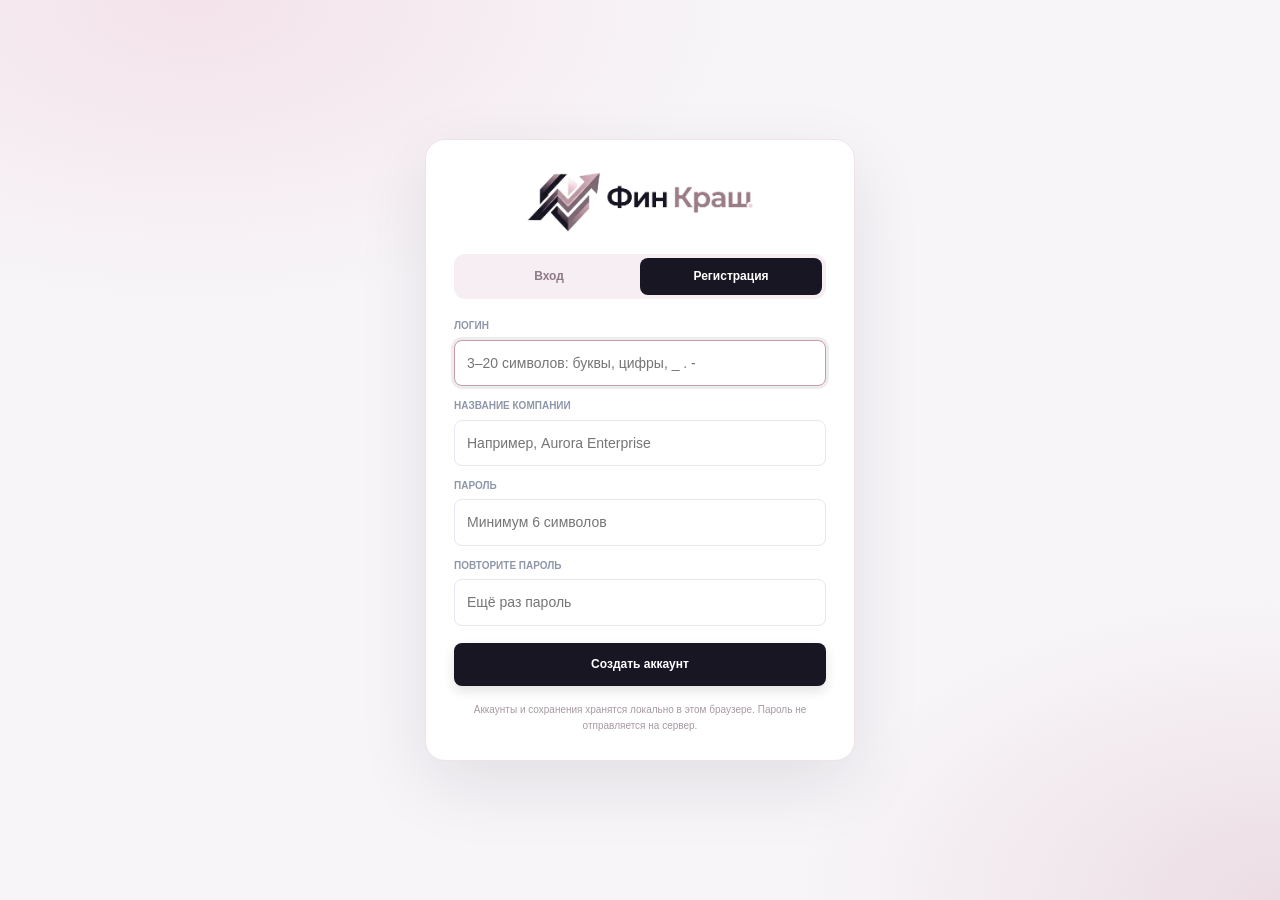
<file: index.html>
<!doctype html>
<html lang="ru">
<head>
  <meta charset="utf-8">
  <meta name="viewport" content="width=device-width,initial-scale=1">
  <title>ФинCrash — экономическая стратегия</title>
  <link rel="icon" type="image/x-icon" href="assets/favicon.ico?v=5">
  <link rel="icon" type="image/png" sizes="32x32" href="assets/favicon-32.png?v=5">
  <link rel="icon" type="image/png" sizes="192x192" href="assets/favicon.png?v=5">
  <meta name="theme-color" content="#181623">
  <meta name="description" content="ФинCrash — экономический симулятор: производство, рынок, контракты и развитие вашей компании.">
  <link rel="apple-touch-icon" sizes="180x180" href="assets/apple-touch-icon.png?v=5">
  <meta property="og:type" content="website">
  <meta property="og:title" content="ФинCrash — экономический симулятор">
  <meta property="og:description" content="Создайте компанию, наладьте производство и обгоните рынок.">
  <meta property="og:image" content="https://tolya-love.github.io/fincrash/assets/og.png?v=6">
  <meta property="og:image:width" content="1200"><meta property="og:image:height" content="630">
  <meta name="twitter:card" content="summary_large_image">
  <meta name="twitter:image" content="https://tolya-love.github.io/fincrash/assets/og.png?v=6">
  <link rel="stylesheet" href="styles.css?v=6">
</head>
<body>
  <div class="auth-screen" id="authScreen">
    <div class="auth-card">
      <img class="auth-logo" src="assets/logo.png" alt="ФинCrash">
      <div class="auth-tabs"><button type="button" class="active" data-auth-tab="login">Вход</button><button type="button" data-auth-tab="register">Регистрация</button></div>
      <form class="auth-form" id="loginForm" autocomplete="on" novalidate>
        <div class="field"><label>ЛОГИН</label><input id="loginName" autocomplete="username" maxlength="20" placeholder="Ваш логин"></div>
        <div class="field"><label>ПАРОЛЬ</label><input id="loginPass" type="password" autocomplete="current-password" placeholder="Пароль"></div>
        <div class="auth-error" id="loginError"></div>
        <button class="primary-btn" type="submit">Войти</button>
      </form>
      <form class="auth-form" id="registerForm" autocomplete="on" novalidate hidden>
        <div class="field"><label>ЛОГИН</label><input id="regName" autocomplete="username" maxlength="20" placeholder="3–20 символов: буквы, цифры, _ . -"></div>
        <div class="field"><label>НАЗВАНИЕ КОМПАНИИ</label><input id="regCompany" maxlength="32" placeholder="Например, Aurora Enterprise"></div>
        <div class="field"><label>ПАРОЛЬ</label><input id="regPass" type="password" autocomplete="new-password" placeholder="Минимум 6 символов"></div>
        <div class="field"><label>ПОВТОРИТЕ ПАРОЛЬ</label><input id="regPass2" type="password" autocomplete="new-password" placeholder="Ещё раз пароль"></div>
        <div class="auth-error" id="registerError"></div>
        <button class="primary-btn" type="submit">Создать аккаунт</button>
      </form>
      <p class="auth-note">Аккаунты и сохранения хранятся локально в этом браузере. Пароль не отправляется на сервер.</p>
    </div>
  </div>
  <div class="app-shell" id="appShell" hidden>
    <aside class="sidebar">
      <div class="brand"><img src="assets/logo.png" alt="ФинCrash"></div>
      <button class="company-mini" id="companyMini" title="Открыть профиль" type="button">
        <div class="company-avatar" id="sideAvatar">AE</div>
        <div><b id="sideCompany">Моя компания</b><small id="sideUser">Профиль</small></div>
      </button>
      <nav id="navigation">
        <button class="nav-item active" data-page="overview"><span>◫</span> Обзор</button>
        <button class="nav-item" data-page="rating"><span>★</span> Рейтинг школьников</button>
        <button class="nav-item" data-page="divisions"><span>▦</span> Подразделения</button>
        <button class="nav-item" data-page="production"><span>⚙</span> Производство</button>
        <button class="nav-item" data-page="warehouse"><span>▤</span> Склад</button>
        <button class="nav-item" data-page="market"><span>↗</span> Рынок</button>
        <button class="nav-item" data-page="staff"><span>♙</span> Персонал</button>
        <button class="nav-item" data-page="suppliers"><span>⇄</span> Снабжение</button>
        <button class="nav-item" data-page="logistics"><span>🚚</span> Логистика</button>
        <button class="nav-item" data-page="research"><span>⌘</span> Развитие</button>
        <button class="nav-item" data-page="competitors"><span>♧</span> Конкуренты</button>
        <button class="nav-item" data-page="contracts"><span>▤</span> Контракты</button>
        <button class="nav-item" data-page="finance"><span>₽</span> Финансы</button>
        <button class="nav-item" data-page="profile"><span>☺</span> Профиль</button>
      </nav>
      <div class="sidebar-bottom">
        <div class="turn-card"><small>ИГРОВОЙ ПЕРИОД</small><b id="sideTurn">День 1</b><span id="sideDate">Понедельник</span></div>
        <button class="advance-btn" id="advanceBtn">Завершить период <span>→</span></button>
        <small class="copyright">Самостоятельный учебный симулятор<br>Не связан с Virtonomica</small>
      </div>
    </aside>

    <main class="main">
      <header class="topbar">
        <div><div class="eyebrow" id="breadcrumb">КОМПАНИЯ / ОБЗОР</div><h1 id="pageTitle">Обзор компании</h1></div>
        <div class="top-actions"><div class="period-pill"><span class="live-dot"></span><span id="topTurn">День 1</span></div><button class="icon-btn" id="helpBtn" title="Как играть">?</button><button class="icon-btn" id="logoutBtn" title="Выйти из аккаунта" type="button">⏻</button><button class="user-chip" id="userChip" type="button"><span class="user-avatar" id="userAvatar">CEO</span><span id="userName">Руководитель</span><span>⌄</span></button></div>
      </header>
      <section class="content" id="pageContent"></section>
      <footer>ФинCrash <span>•</span> Экономический симулятор. Все данные аккаунта сохраняются в этом браузере.</footer>
      <div class="mobile-period-bar"><span>Готовы проверить стратегию?</span><button class="advance-btn" id="advanceMobile" type="button">Завершить период →</button></div>
    </main>
  </div>
  <div class="toast" id="toast" role="status"></div>
  <dialog id="helpDialog">
    <div class="dialog-head"><div><div class="eyebrow">БЫСТРЫЙ СТАРТ</div><h2>Как играть</h2></div><button class="icon-btn" id="closeHelp">×</button></div>
    <div class="help-content">
      <p><b>1. Производите.</b> На странице «Производство» запускайте выпуск доступных товаров. Для выпуска нужны сырьё и деньги.</p>
      <p><b>2. Продавайте.</b> На рынке задавайте цену и количество товара для продажи. Спрос меняется каждый игровой период.</p>
      <p><b>3. Развивайте компанию.</b> Нанимайте сотрудников, улучшайте производительность и открывайте новые подразделения.</p>
      <p><b>4. Настройте профиль.</b> В разделе «Профиль» можно сменить название своей компании и пароль, а также выйти из аккаунта.</p>
      <p><b>5. Завершайте период.</b> Нажмите «Завершить период»: рынок обработает продажи, начислит расходы и обновит спрос.</p>
      <p><b>6. Соревнуйтесь и учитесь.</b> В «Рейтинге школьников» — сезон из 12 периодов и четыре учебных задания. Учитываются капитал, обучение, разнообразие продаж и устойчивость. Укажите псевдоним, школу и класс в профиле. Рейтинг локальный: он сравнивает аккаунты этого браузера на одинаковом этапе. Демо-пример содержит только вымышленных участников.</p>
      <p class="muted">Это самостоятельная реализация с оригинальным интерфейсом и упрощёнными игровыми правилами. Это не копия серверной части другой игры.</p>
    </div>
  </dialog>
  <script src="rating.js?v=6"></script>
  <script src="game.js?v=6"></script>
</body>
</html>
</file>
<file: styles.css>
:root{--bg:#f7f5f8;--panel:#fff;--ink:#181623;--muted:#8b94a7;--line:#e9edf4;--nav:#fbf8fa;--nav2:#f3e9ee;--accent:#181623;--accent2:#958087;--green:#21a67a;--red:#e35d6a;--gold:#e6aa43;--shadow:0 8px 28px rgba(28,39,66,.045)}
*{box-sizing:border-box}body{margin:0;background:var(--bg);color:var(--ink);font:14px/1.45 Inter,-apple-system,BlinkMacSystemFont,"Segoe UI",sans-serif}button,input,select{font:inherit}button{cursor:pointer}.app-shell{min-height:100vh;display:grid;grid-template-columns:248px minmax(0,1fr)}.sidebar{background:var(--nav);color:#2a2233;min-height:100vh;border-right:1px solid #eee3e9;padding:25px 16px 18px;display:flex;flex-direction:column}.brand{display:block;padding:0 8px 26px}.brand img{display:block;width:100%;max-width:196px;height:auto}.brand-mark{width:35px;height:35px;border-radius:11px;background:linear-gradient(135deg,#d5acba,#958087);display:grid;place-items:center;color:white;font-weight:900;font-size:20px;box-shadow:0 5px 18px #95808755}.brand b{font-size:12px;letter-spacing:1.2px;display:block}.company-mini{margin:0 5px 26px;padding:13px 10px;border-radius:12px;background:var(--nav2);display:flex;align-items:center;gap:10px}.company-avatar{width:35px;height:35px;border-radius:10px;background:#181623;color:#f1d2df;display:grid;place-items:center;font-weight:800}.company-mini b{display:block;font-size:12px;max-width:140px;overflow:hidden;text-overflow:ellipsis;white-space:nowrap}.company-mini small{display:block;color:#9a8c9f;font-size:10px;margin-top:3px}nav{display:grid;gap:5px}.nav-item{display:flex;align-items:center;gap:13px;border:0;background:transparent;color:#7d7183;text-align:left;padding:12px 13px;border-radius:9px;font-weight:550;transition:.15s}.nav-item span{font-size:17px;width:19px;text-align:center}.nav-item:hover{background:#f3e9ee;color:#181623}.nav-item.active{background:linear-gradient(100deg,#181623,#3a2f45);color:#fff;box-shadow:0 6px 18px #18162333}.sidebar-bottom{margin-top:auto}.turn-card{border:1px solid #ecdde4;background:#fff;border-radius:12px;padding:14px;margin:0 3px 12px}.turn-card small{font-size:9px;letter-spacing:1.1px;color:#a2909b;display:block}.turn-card b{font-size:20px;display:block;margin:5px 0 0}.turn-card span{color:#9a8c9f;font-size:11px}.advance-btn{width:100%;border:0;border-radius:9px;padding:13px;background:#181623;color:#fff;font-weight:750;display:flex;justify-content:space-between;align-items:center;margin-bottom:19px}.advance-btn:hover{background:#3a2f45}.copyright{display:block;color:#b3a5ae;font-size:10px;text-align:center;line-height:1.6}.main{min-width:0;display:flex;flex-direction:column}.topbar{height:104px;background:#fff;border-bottom:1px solid var(--line);display:flex;align-items:center;justify-content:space-between;padding:0 36px;gap:20px}.eyebrow{font-size:10px;font-weight:800;letter-spacing:1.2px;color:#9aa2b4;margin-bottom:5px}.topbar h1{font-size:24px;letter-spacing:-.6px;margin:0;font-weight:750}.top-actions{display:flex;align-items:center;gap:12px}.period-pill{padding:8px 12px;background:#f6eaf0;border:1px solid #ecd6e0;border-radius:30px;color:#6f5663;font-size:12px;font-weight:700;display:flex;align-items:center;gap:8px}.live-dot{width:7px;height:7px;border-radius:50%;background:#d5acba}.icon-btn{width:34px;height:34px;border-radius:10px;border:1px solid var(--line);background:#fff;color:#6e7789;font-size:18px}.icon-btn:hover{background:#f6eaf0;border-color:#e3c3d0}.user-chip{display:flex;align-items:center;gap:9px;border:0;background:transparent;color:#4d5669;font-size:12px;font-weight:650}.user-avatar{width:32px;height:32px;display:grid;place-items:center;border-radius:50%;background:#f1d2df;color:#6f5663;font-size:10px;font-weight:900}.content{padding:28px 36px 38px;max-width:1600px;width:100%;margin:0 auto;flex:1}.main footer{padding:15px 36px;color:#a3aabb;font-size:10px;border-top:1px solid var(--line);background:#fff}.main footer span{padding:0 6px;color:#c0c5d0}.welcome{display:flex;align-items:center;justify-content:space-between;gap:20px;background:linear-gradient(110deg,#181623,#2c2335 68%,#7d6270);border-radius:16px;padding:26px 29px;color:#fff;margin-bottom:22px;overflow:hidden;position:relative}.welcome:after{content:"";position:absolute;right:7%;top:-70px;width:240px;height:240px;border-radius:50%;border:1px solid #ffffff20;box-shadow:0 0 0 28px #ffffff08,0 0 0 58px #ffffff05}.welcome h2{margin:5px 0 7px;font-size:23px;letter-spacing:-.5px}.welcome p{margin:0;color:#e3d3dc;max-width:530px}.welcome .eyebrow{color:#e9c4d2}.welcome-stat{z-index:1;text-align:right;min-width:150px}.welcome-stat small{color:#e3d3dc;display:block;font-size:11px}.welcome-stat strong{display:block;font-size:28px;margin:3px 0}.welcome-stat span{font-size:11px;color:#f1d2df}.grid{display:grid;gap:17px}.metrics{grid-template-columns:repeat(4,minmax(0,1fr));margin-bottom:20px}.metric,.panel{background:var(--panel);border:1px solid #edf0f6;border-radius:13px;box-shadow:var(--shadow)}.metric{padding:18px 19px}.metric-head{display:flex;justify-content:space-between;align-items:center;color:#8992a5;font-size:11px;font-weight:650}.metric-icon{width:31px;height:31px;border-radius:9px;display:grid;place-items:center;background:#f6eaf0;color:#958087;font-size:16px}.metric-value{font-size:25px;letter-spacing:-.7px;font-weight:800;margin:13px 0 6px}.metric-foot{font-size:11px;color:#9aa2b2}.positive{color:var(--green)!important}.negative{color:var(--red)!important}.two-col{grid-template-columns:minmax(0,1.45fr) minmax(280px,1fr)}.panel{padding:20px;margin-bottom:18px;min-width:0}.panel-head{display:flex;align-items:center;justify-content:space-between;gap:12px;margin-bottom:18px}.panel-head h3{margin:0;font-size:14px;font-weight:800}.panel-head p{margin:4px 0 0;color:#9aa2b3;font-size:11px}.text-btn{border:0;background:transparent;color:var(--accent);font-size:11px;font-weight:750}.table-wrap{overflow-x:auto}table{width:100%;border-collapse:collapse;white-space:nowrap}th{text-align:left;color:#9aa2b3;font-size:10px;font-weight:700;letter-spacing:.35px;padding:10px 9px;border-bottom:1px solid var(--line)}td{padding:13px 9px;border-bottom:1px solid #f0f2f7;font-size:12px;color:#4b566b}tbody tr:last-child td{border-bottom:0}td b{color:#283146}.product-cell{display:flex;align-items:center;gap:10px}.product-icon{width:34px;height:34px;display:grid;place-items:center;border-radius:9px;background:#f6eaf0;font-size:17px}.product-name b{display:block;font-size:12px}.product-name small{display:block;font-size:10px;color:#9ba3b3;margin-top:2px}.status{display:inline-flex;align-items:center;padding:5px 8px;border-radius:20px;font-size:10px;font-weight:750;background:#e8f8f1;color:#21966f}.status.warn{background:#fff5df;color:#ba8526}.status.off{background:#f0f1f5;color:#858da0}.activity-list{display:grid;gap:17px}.activity{display:flex;gap:11px;align-items:flex-start}.activity-icon{width:32px;height:32px;flex:none;border-radius:10px;display:grid;place-items:center;background:#f6eaf0;color:#958087}.activity b{font-size:11px;display:block;margin:1px 0 3px}.activity p{font-size:11px;color:#9aa2b2;margin:0}.activity time{font-size:10px;color:#b3bac7;display:block;margin-top:4px}.section-head{display:flex;align-items:flex-end;justify-content:space-between;margin-bottom:21px;gap:16px}.section-head h2{font-size:19px;margin:0 0 5px;letter-spacing:-.3px}.section-head p{margin:0;color:#969eaf;font-size:12px}.primary-btn,.secondary-btn,.danger-btn{border:0;border-radius:8px;padding:10px 14px;font-size:11px;font-weight:800}.primary-btn{background:var(--accent);color:white;box-shadow:0 5px 12px #18162320}.primary-btn:hover{background:#3a2f45}.secondary-btn{background:#f1f2f7;color:#5b6579}.danger-btn{background:#fff0f1;color:#d75060}.primary-btn:disabled{opacity:.4;cursor:not-allowed}.form-row{display:flex;gap:10px;align-items:end;flex-wrap:wrap}.field{display:grid;gap:6px;min-width:110px;flex:1}.field label{font-size:10px;color:#8e97a9;font-weight:750}.field input,.field select{border:1px solid #e4e8f0;border-radius:8px;background:#fff;padding:10px;color:#313a4d;min-width:0;outline:none}.field input:focus,.field select:focus{border-color:#c79aae;box-shadow:0 0 0 3px #95808726}.product-grid{grid-template-columns:repeat(3,minmax(0,1fr))}.product-card{background:#fff;border:1px solid #edf0f6;border-radius:13px;padding:18px;box-shadow:var(--shadow)}.product-card .product-icon{width:44px;height:44px;font-size:22px;margin-bottom:14px}.product-card h3{font-size:14px;margin:0 0 4px}.product-card p{font-size:11px;color:#969eae;margin:0 0 14px}.product-card .price{font-size:22px;font-weight:850;letter-spacing:-.5px;margin-bottom:12px}.product-card .price small{font-size:10px;color:#9aa2b2;font-weight:500}.card-stats{display:flex;justify-content:space-between;padding:10px 0;border-top:1px solid #f0f2f7;color:#929bad;font-size:10px}.card-stats b{color:#4c566a}.bar{height:6px;background:#f0f1f6;border-radius:99px;overflow:hidden;margin:9px 0 5px}.bar span{display:block;height:100%;background:linear-gradient(90deg,#181623,#d5acba);border-radius:99px}.empty{text-align:center;padding:38px 15px;color:#9aa2b3;font-size:12px}.empty strong{display:block;font-size:30px;margin-bottom:10px}.notice{background:#f8eef3;border:1px solid #ecd6e0;border-radius:10px;padding:13px 15px;color:#6f5663;font-size:11px;margin-bottom:17px}.finance-chart{height:165px;display:flex;align-items:end;gap:10px;padding:10px 4px 0;border-bottom:1px solid var(--line)}.chart-col{flex:1;display:flex;flex-direction:column;align-items:center;justify-content:end;height:100%;gap:7px}.chart-bar{width:100%;max-width:38px;min-height:3px;border-radius:5px 5px 0 0;background:linear-gradient(180deg,#d5acba,#958087)}.chart-col small{font-size:9px;color:#a2a9b7}.ledger{display:grid;gap:0}.ledger-row{display:flex;justify-content:space-between;gap:15px;padding:12px 0;border-bottom:1px solid #f0f2f7;font-size:11px}.ledger-row:last-child{border-bottom:0}.ledger-row span{color:#9099aa}.ledger-row b{font-size:12px}.division-card{display:flex;align-items:center;gap:14px}.division-visual{width:55px;height:55px;border-radius:13px;display:grid;place-items:center;font-size:24px;background:#f6eaf0}.division-main{flex:1}.division-main h3{margin:0 0 4px;font-size:14px}.division-main p{margin:0;color:#9aa2b3;font-size:11px}.division-meta{display:flex;gap:20px;margin-top:14px}.division-meta div{font-size:10px;color:#9aa2b3}.division-meta b{display:block;color:#3c465b;font-size:13px;margin-top:3px}.toast{position:fixed;bottom:25px;left:50%;transform:translate(-50%,20px);opacity:0;pointer-events:none;background:#181623;color:#fff;border-radius:10px;padding:12px 17px;font-size:12px;box-shadow:0 12px 35px #1b243b35;transition:.25s;z-index:10}.toast.show{opacity:1;transform:translate(-50%,0)}dialog{border:1px solid var(--line);border-radius:16px;width:min(520px,calc(100% - 28px));padding:22px;color:var(--ink);box-shadow:0 20px 80px #18233b30}dialog::backdrop{background:#18223866;backdrop-filter:blur(3px)}.dialog-head{display:flex;justify-content:space-between;align-items:center}.dialog-head h2{margin:0;font-size:22px}.help-content{font-size:12px;color:#626d81;line-height:1.7}.help-content b{color:#273148}.muted{color:#a0a7b5;font-size:11px}
@media(max-width:1100px){.app-shell{grid-template-columns:210px minmax(0,1fr)}.content{padding:22px}.topbar{padding:0 22px}.metrics{grid-template-columns:repeat(2,minmax(0,1fr))}.product-grid{grid-template-columns:repeat(2,minmax(0,1fr))}.two-col{grid-template-columns:1fr}}
@media(max-width:720px){.app-shell{display:block}.sidebar{min-height:0;padding:12px;position:sticky;top:0;z-index:5}.brand{padding:0 5px 12px}.company-mini,.sidebar-bottom,.copyright{display:none}nav{display:flex;overflow-x:auto;gap:5px;padding-bottom:2px}.nav-item{flex:none;padding:9px 11px;font-size:11px;gap:7px}.nav-item span{font-size:14px;width:auto}.topbar{height:auto;min-height:82px;padding:15px;align-items:flex-start}.topbar h1{font-size:19px}.top-actions{gap:6px}.user-chip{font-size:0}.user-chip span:last-child{display:none}.period-pill{font-size:10px;padding:7px 8px}.content{padding:15px}.welcome{padding:21px;align-items:flex-start}.welcome h2{font-size:19px}.welcome-stat{display:none}.metrics{gap:10px}.metric{padding:13px}.metric-value{font-size:21px}.product-grid{grid-template-columns:1fr}.panel{padding:15px}.section-head{align-items:flex-start;flex-direction:column}.main footer{padding:12px 15px}.table-wrap{margin:0 -5px}.activity-list{gap:12px}}

.flow-chain{display:flex;align-items:center;justify-content:center;gap:12px;flex-wrap:wrap;padding:12px 0}.flow-node{padding:12px 15px;border:1px solid #ecdde4;background:#faf5f8;border-radius:10px;color:#4b3f55;font-size:12px;font-weight:750}.flow-chain>span{color:#958087;font-size:18px;font-weight:900}
@media(max-width:720px){.flow-chain{gap:7px}.flow-node{padding:9px;font-size:10px}}

.company-mini{cursor:pointer;border:1px solid #ecdde4;width:calc(100% - 10px);text-align:left;color:inherit;font:inherit}
.company-mini:hover{border-color:#d5acba}
.user-chip{cursor:pointer;padding:4px 6px;border-radius:30px}.user-chip:hover{background:#f6eaf0}
.text-btn{color:#7d6270}
.auth-screen{position:fixed;inset:0;z-index:50;display:none;align-items:center;justify-content:center;padding:20px;background:radial-gradient(900px 500px at 15% 0%,#f1d2df88,transparent 60%),radial-gradient(800px 500px at 100% 100%,#d5acba55,transparent 60%),#f7f5f8;overflow:auto}
.auth-screen.show{display:flex}
.auth-card{width:min(430px,100%);background:#fff;border:1px solid #efe3ea;border-radius:20px;padding:30px 28px 26px;box-shadow:0 24px 70px #18162318}
.auth-logo{display:block;width:230px;max-width:80%;height:auto;margin:0 auto 20px}
.auth-tabs{display:grid;grid-template-columns:1fr 1fr;background:#f6eef2;border-radius:11px;padding:4px;margin-bottom:20px}
.auth-tabs button{border:0;background:transparent;border-radius:8px;padding:10px;font-weight:750;font-size:12px;color:#8d7b86}
.auth-tabs button.active{background:#181623;color:#fff}
.auth-form{display:grid;gap:13px}
.auth-form .field input{padding:12px}
.auth-form .primary-btn{padding:13px;font-size:12px;margin-top:4px}
.auth-error{display:none;background:#fff0f1;color:#c9475a;border-radius:9px;padding:10px 12px;font-size:12px}
.auth-error.show{display:block}
.auth-note{margin:16px 2px 0;color:#a799a2;font-size:10px;line-height:1.6;text-align:center}
.profile-hero{display:flex;align-items:center;gap:18px;background:linear-gradient(110deg,#181623,#2c2335 65%,#7d6270);border-radius:16px;padding:24px 28px;color:#fff;margin-bottom:22px}
.profile-hero .big-avatar{width:68px;height:68px;border-radius:20px;background:#f1d2df;color:#181623;display:grid;place-items:center;font-size:24px;font-weight:900;flex:none}
.profile-hero h2{margin:0 0 4px;font-size:21px}
.profile-hero p{margin:0;color:#e3d3dc;font-size:12px}
.field input[readonly]{background:#faf5f8;color:#8d7b86}
.hint{font-size:11px;color:#a799a2;margin:8px 0 0}
.hint.bad{color:#d75060}
@media(max-width:720px){.brand{padding:0 5px 10px}.brand img{max-width:150px}.auth-card{padding:24px 18px}.profile-hero{padding:18px;flex-wrap:wrap}}
[hidden]{display:none!important}
.toast{z-index:100}
.league-shortcut{display:flex;align-items:center;justify-content:space-between;gap:15px;font-size:12px}
.league-shortcut b{color:var(--ink)}
.ranking-hero{min-height:185px}.ranking-hero h2{max-width:590px;font-size:28px}.ranking-hero p{max-width:570px}
.season-chip{display:inline-block;border:1px solid #ffffff25;background:#ffffff0c;padding:7px 11px;border-radius:99px;color:#f1d2df;font-size:11px;margin-top:18px}
.league-emblem{font-size:100px;color:#f1d2df;z-index:1;line-height:1;padding:0 35px;text-shadow:0 8px 35px #d5acba44}
.ranking-local-note{display:flex;align-items:flex-start;gap:10px;padding:0 3px 18px;color:#756778;font-size:11px}.ranking-local-note .live-dot{margin-top:5px;flex:none}.ranking-local-note b,.ranking-local-note span:not(.live-dot){display:block}.ranking-local-note b{margin-bottom:3px;color:#4b3f55}
.source-tabs{display:flex;flex:none;padding:4px;border:1px solid #ecdde4;background:#f3e9ee;border-radius:10px;gap:3px}.source-tabs button{border:0;background:transparent;color:#756778;border-radius:7px;padding:9px 11px;font-size:11px;font-weight:750}.source-tabs .active{background:#181623;color:white}
.podium{grid-template-columns:repeat(3,minmax(0,1fr));margin-bottom:20px}.podium-card{min-width:0;background:white;padding:20px;border-radius:14px;border:1px solid #ece3e9;box-shadow:var(--shadow)}.podium-1{background:linear-gradient(130deg,#fcf2f6,#fff);border-color:#d5acba}.podium-top{display:flex;align-items:center;gap:9px;color:#7d6270;font-size:11px;font-weight:750}.rank-medal{font-size:21px}.podium-card h3{margin:15px 0 4px;font-size:18px;overflow-wrap:anywhere}.podium-card p{color:#8d7b86;font-size:11px;margin:0;overflow-wrap:anywhere}.podium-score{font-size:30px;font-weight:850;margin-top:20px;letter-spacing:-1px}.podium-score small{font-size:12px;font-weight:600;letter-spacing:0;color:#958087}.podium-capital{color:#8d7b86;font-size:11px;margin-top:4px}
.rating-filters{display:flex;align-items:end;gap:10px;flex-wrap:wrap}.rating-filters .field{flex:1 1 120px}.rating-filters .field:first-child{flex:2 1 200px}.rating-filters select{max-width:100%;width:100%;text-overflow:ellipsis}.rating-filters .secondary-btn{min-height:40px}
.ranking-table{margin-top:14px}.ranking-table td{padding:16px 10px}.rank-player{display:flex;align-items:center;gap:10px}.rank-player small,.cell-sub{display:block;color:#8d7b86;font-size:10px;margin-top:3px}.rank-avatar{display:grid;place-items:center;width:36px;height:36px;flex:none;background:#f3e9ee;color:#7d6270;border-radius:11px;font-weight:750}.table-rank{font-size:16px;font-weight:800;color:#7d6270}.rank-total{font-size:16px;color:#181623}.my-ranking-row{background:#fcf2f6}.you-label{display:inline-block;font-size:9px;color:#6f5663;border-radius:4px;background:#ecd6e0;padding:2px 5px;margin-left:3px}
.score-part{margin-bottom:19px}.score-part>div:first-child{display:flex;justify-content:space-between;gap:10px;font-size:12px}.score-part small{color:#958087;font-weight:500}.rating-rules{font-size:12px;color:#756778;line-height:1.6}.rating-rules p{margin:0 0 12px}.rating-rules b{color:#4b3f55}
.learning-grid{grid-template-columns:repeat(2,minmax(0,1fr));gap:16px}.lesson-card{margin:0 0 4px}.lesson-heading{display:flex;align-items:center;justify-content:space-between}.lesson-number{font-size:23px;color:#d5acba;font-weight:800}.lesson-card h3{font-size:16px;margin:14px 0 8px}.lesson-card p{color:#756778;font-size:12px;min-height:38px;line-height:1.6}.lesson-card fieldset{border:0;padding:0;margin:15px 0}.lesson-option{display:flex;gap:9px;padding:10px;border:1px solid #eee3e9;border-radius:8px;margin:7px 0;cursor:pointer;color:#4b3f55;font-size:12px}.lesson-option:hover,.lesson-option:has(input:checked){background:#faf0f5;border-color:#d5acba}.lesson-option input{accent-color:#7d6270;flex:none;margin-top:3px}.lesson-feedback{padding:12px;border-radius:9px;background:#fff5df;color:#856225;font-size:12px;line-height:1.6;margin-top:12px}.lesson-feedback.success{background:#e8f8f1;color:#217052}.learning-grid+.notice{margin-top:20px}
.sr-only{position:absolute;width:1px;height:1px;padding:0;margin:-1px;overflow:hidden;clip:rect(0,0,0,0);white-space:nowrap;border:0}
button:focus-visible{outline:3px solid #b6899d;outline-offset:3px}.mobile-period-bar{display:none}
@media(max-width:1100px){.podium{grid-template-columns:repeat(2,minmax(0,1fr))}.section-head:has(.source-tabs){align-items:flex-start;flex-wrap:wrap}.league-emblem{padding:0 12px;font-size:70px}}
@media(max-width:720px){.ranking-hero h2{font-size:23px}.league-emblem{display:none}.season-chip{font-size:10px;border-radius:10px}.podium{grid-template-columns:1fr;gap:10px}.podium-card{padding:16px}.podium-score{margin-top:12px;font-size:27px}.source-tabs{max-width:100%;flex-wrap:wrap}.source-tabs button{font-size:10px}.learning-grid{grid-template-columns:1fr}.league-shortcut{align-items:flex-start;flex-direction:column}.rating-filters .field{flex:1 1 130px;min-width:0}.rating-filters .field:first-child{flex-basis:100%}.mobile-period-bar{display:flex;align-items:center;gap:10px;background:#fff;border-top:1px solid #ecdde4;padding:12px 15px;position:sticky;bottom:0;z-index:4}.mobile-period-bar span{font-size:10px;color:#756778;flex:1}.mobile-period-bar .advance-btn{width:auto;margin:0;font-size:11px;padding:12px}.topbar{gap:8px}.topbar h1{font-size:17px;overflow-wrap:anywhere}.top-actions{flex-shrink:0}.period-pill{display:none}}
.sidebar-bottom{padding-top:18px}
@media(min-width:721px){.sidebar{position:sticky;top:0;height:100vh;overflow-y:auto}}
</file>
